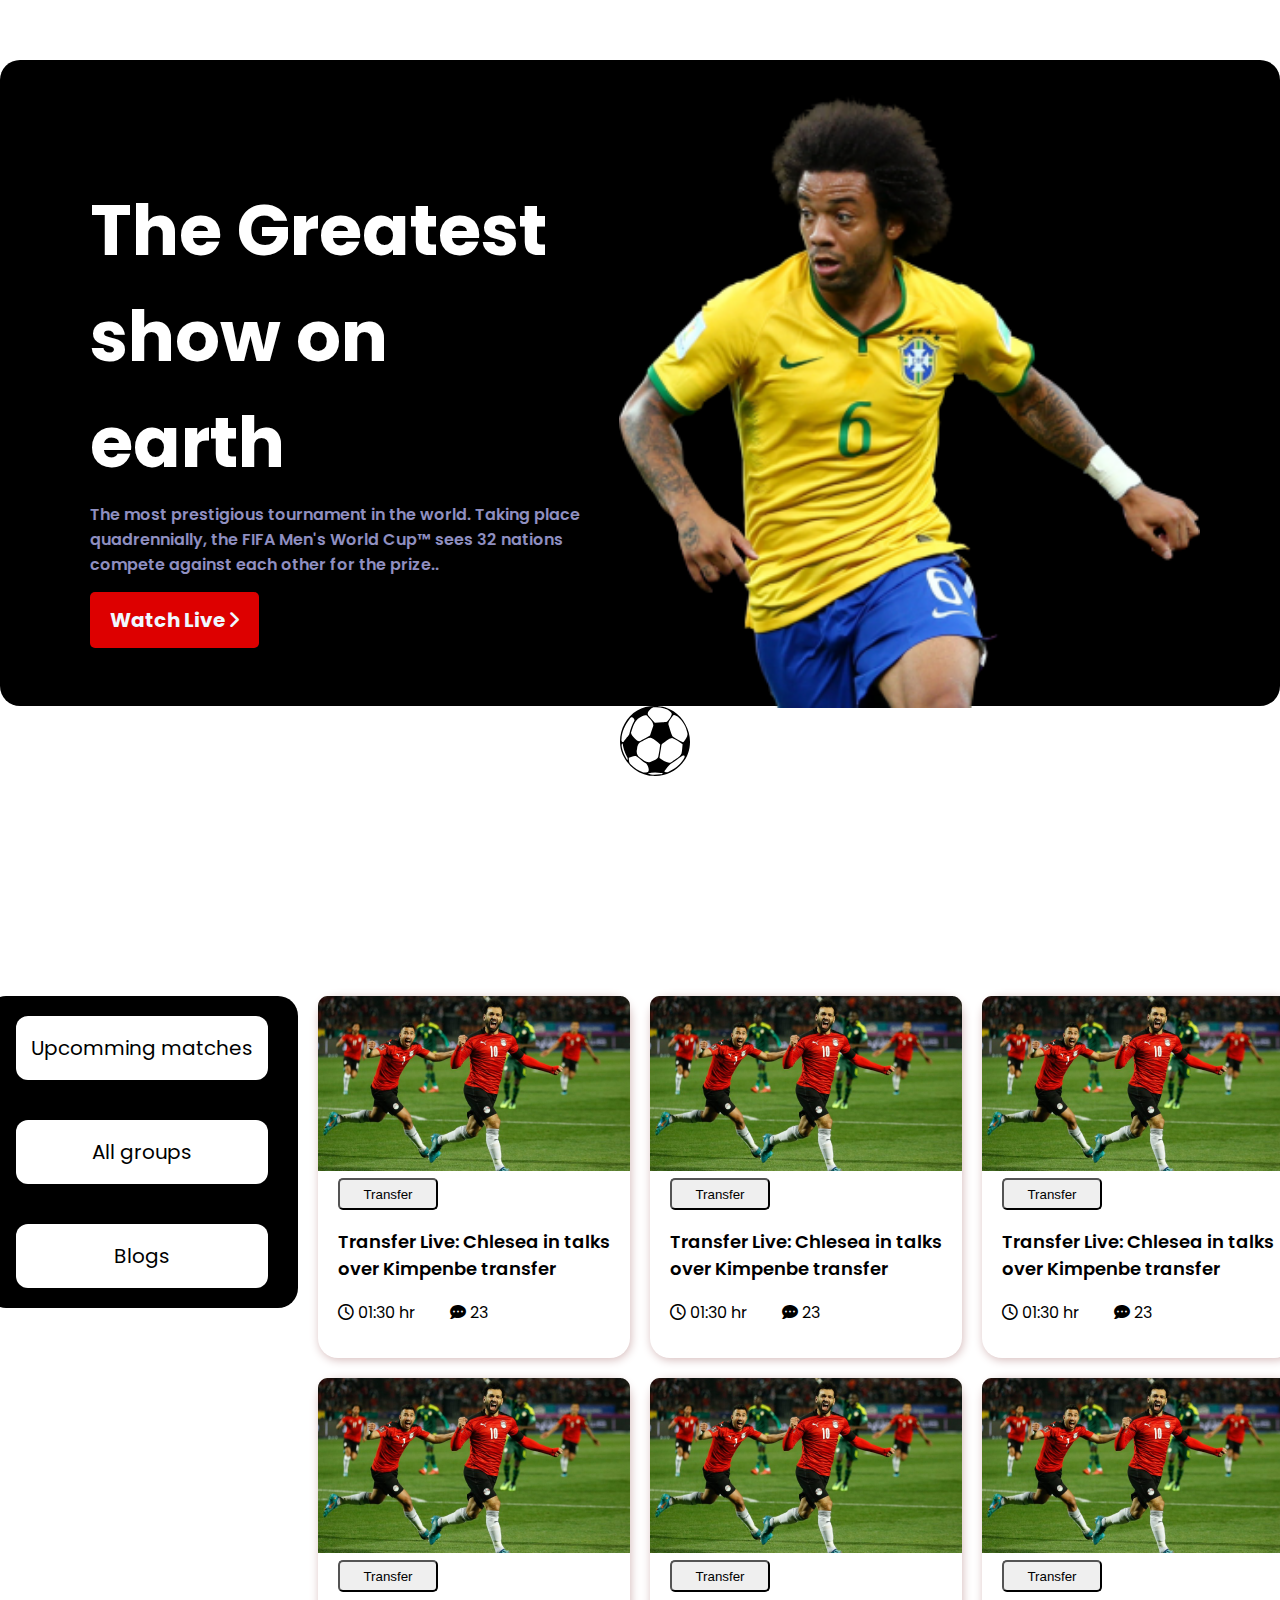
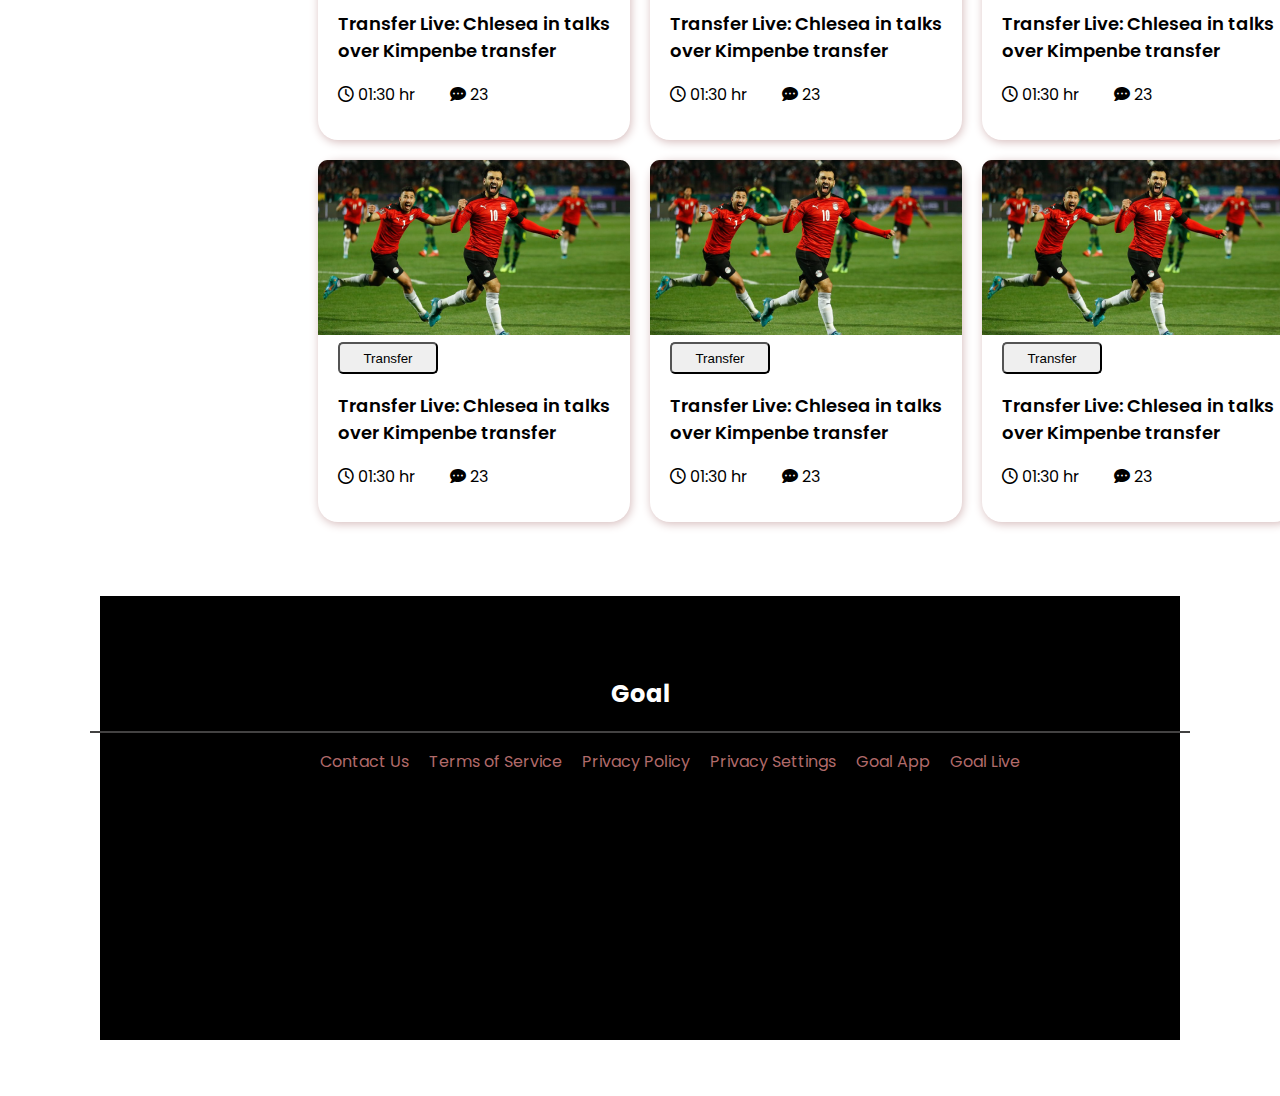
<file: index.html>
<!DOCTYPE html>
<html lang="en">
<head>
    <meta charset="UTF-8">
    <meta http-equiv="X-UA-Compatible" content="IE=edge">
    <meta name="viewport" content="width=device-width, initial-scale=1.0">
    <style>
        @import url('https://fonts.googleapis.com/css2?family=Poppins&display=swap');
    </style>
    <link rel="stylesheet" href="assets/css/fontawesome-free-6.1.1-web/css/fontawesome.min.css">
    <link rel="stylesheet" href="assets/css/fontawesome-free-6.1.1-web/css/all.min.css">
    <link rel="stylesheet" href="index.css">
    <title>Document</title>
</head>
<body>
    <!-- header area start -->
    <header>
        <section class="flexible_container">
            <div class="half_width">
                <h1>The Greatest<br>
                    show on<br>
                    earth</h1>   
                <p class="header_text">The most prestigious tournament in the world. Taking place quadrennially, the FIFA Men's World Cup™ sees 32 nations compete against each other for the prize..</p>
                <a target="_blank" class="link_button" href="https://www.linkedin.com/in/asif-mahmud-568a121b5/">Watch Live
                    <i class="fa-solid fa-angle-right"></i>
                </a>
            </div>
            
            <div>
                <img class="banar_image" src="assets/Banner Image.png" alt="">
            </div>
            
        </section>
    </header>
    <section class="animation">
        <div class="stage">
            <div class="anime_ball">
    
            </div>
        </div>
    </section>
    <!-- header area end -->
    <!-- matches area start -->
    <section class="match_container">
        <div class="match_details">
            <div class="upcomming_matches">
                <a class="upcomming" href="upcomming-match.html">Upcomming matches</a>
                <a class="upcomming" href="">All groups</a>
                <a class="upcomming" href="">Blogs</a>
            </div>
            <div class="matches">
                <div class="match">
                    <div class="match_desc">
                        <img class="match_image" src="assets/Blog Image.png" alt="">
                        <button>Transfer</button>
                    </div>
                    <p>Transfer Live: Chlesea in talks over Kimpenbe transfer</p>
                    <div class="match_info">
                        <i class="fa-regular fa-clock"></i>
                        01:30 hr
                        <i class="fa-solid fa-comment-dots"></i>
                        23                  
                    </div>
                </div>
                <div class="match">
                    <div class="match_desc">
                        <img class="match_image" src="assets/Blog Image.png" alt="">
                        <button>Transfer</button>
                    </div>
                    <p>Transfer Live: Chlesea in talks over Kimpenbe transfer</p>
                    <div class="match_info">
                        <i class="fa-regular fa-clock"></i>
                        01:30 hr
                        <i class="fa-solid fa-comment-dots"></i>
                        23
                    </div>
                </div>
                <div class="match">
                    <div class="match_desc">
                        <img class="match_image" src="assets/Blog Image.png" alt="">
                        <button>Transfer</button>
                    </div>
                    <p>Transfer Live: Chlesea in talks over Kimpenbe transfer</p>
                    <div class="match_info">
                        <i class="fa-regular fa-clock"></i>
                        01:30 hr
                        <i class="fa-solid fa-comment-dots"></i>
                        23  
                    </div>
                </div>
                <div class="match">
                    <div class="match_desc">
                        <img class="match_image" src="assets/Blog Image.png" alt="">
                        <button>Transfer</button>
                    </div>
                    <p>Transfer Live: Chlesea in talks over Kimpenbe transfer</p>
                    <div class="match_info">
                        <i class="fa-regular fa-clock"></i>
                        01:30 hr
                        <i class="fa-solid fa-comment-dots"></i>
                        23
                    </div>
                </div>
                <div class="match">
                    <div class="match_desc">
                        <img class="match_image" src="assets/Blog Image.png" alt="">
                        <button>Transfer</button>
                    </div>
                    <p>Transfer Live: Chlesea in talks over Kimpenbe transfer</p>
                    <div class="match_info">
                        <i class="fa-regular fa-clock"></i>
                        01:30 hr
                        <i class="fa-solid fa-comment-dots"></i>
                        23    
                    </div>
                </div>
                <div class="match">
                    <div class="match_desc">
                        <img class="match_image" src="assets/Blog Image.png" alt="">
                        <button>Transfer</button>
                    </div>
                    <p>Transfer Live: Chlesea in talks over Kimpenbe transfer</p>
                    <div class="match_info">
                        <i class="fa-regular fa-clock"></i>
                        01:30 hr
                        <i class="fa-solid fa-comment-dots"></i>
                        23    
                    </div>
                </div>
                <div class="match">
                    <div class="match_desc">
                        <img class="match_image" src="assets/Blog Image.png" alt="">
                        <button>Transfer</button>
                    </div>
                    <p>Transfer Live: Chlesea in talks over Kimpenbe transfer</p>
                    <div class="match_info">
                        <i class="fa-regular fa-clock"></i>
                        01:30 hr
                        <i class="fa-solid fa-comment-dots"></i>
                        23
                    </div>
                </div>
                <div class="match">
                    <div class="match_desc">
                        <img class="match_image" src="assets/Blog Image.png" alt="">
                        <button>Transfer</button>
                    </div>
                    <p>Transfer Live: Chlesea in talks over Kimpenbe transfer</p>
                    <div class="match_info">
                        <i class="fa-regular fa-clock"></i>
                        01:30 hr
                        <i class="fa-solid fa-comment-dots"></i>
                        23           
                    </div>
                </div>
                <div class="match">
                    <div class="match_desc">
                        <img class="match_image" src="assets/Blog Image.png" alt="">
                        <button>Transfer</button>
                    </div>
                    <p>Transfer Live: Chlesea in talks over Kimpenbe transfer</p>
                    <div class="match_info">
                        <i class="fa-regular fa-clock"></i>
                        01:30 hr
                      <!-- <div class="match_duration"> -->
                        <i class="fa-solid fa-comment-dots"></i>
                        23    
                    </div>
                </div>
                <a class="view" href="">View all</a>
            </div>
        </div>
        
    </section>
    <!-- matches area ends -->
    <!-- footer sectopn -->
    <footer>
        <div class="footer_container">
            <h2 class="footer_title">Goal</h2>
            <div class="line"></div>
            <div class="nav">
                <nav>
                    <ul>
                        <li><a href="#">Contact Us </a></li>
                        <li><a href="#">Terms of Service </a></li>
                        <li><a href="#">Privacy Policy</a></li>
                        <li><a href="#">Privacy Settings </a></li>
                        <li><a href="#">Goal App </a></li>
                        <li><a href="#">Goal Live</a></li>
                    </ul>
                </nav>
            </div>
        </div>
    </footer>
    
</body>
</html>
</file>
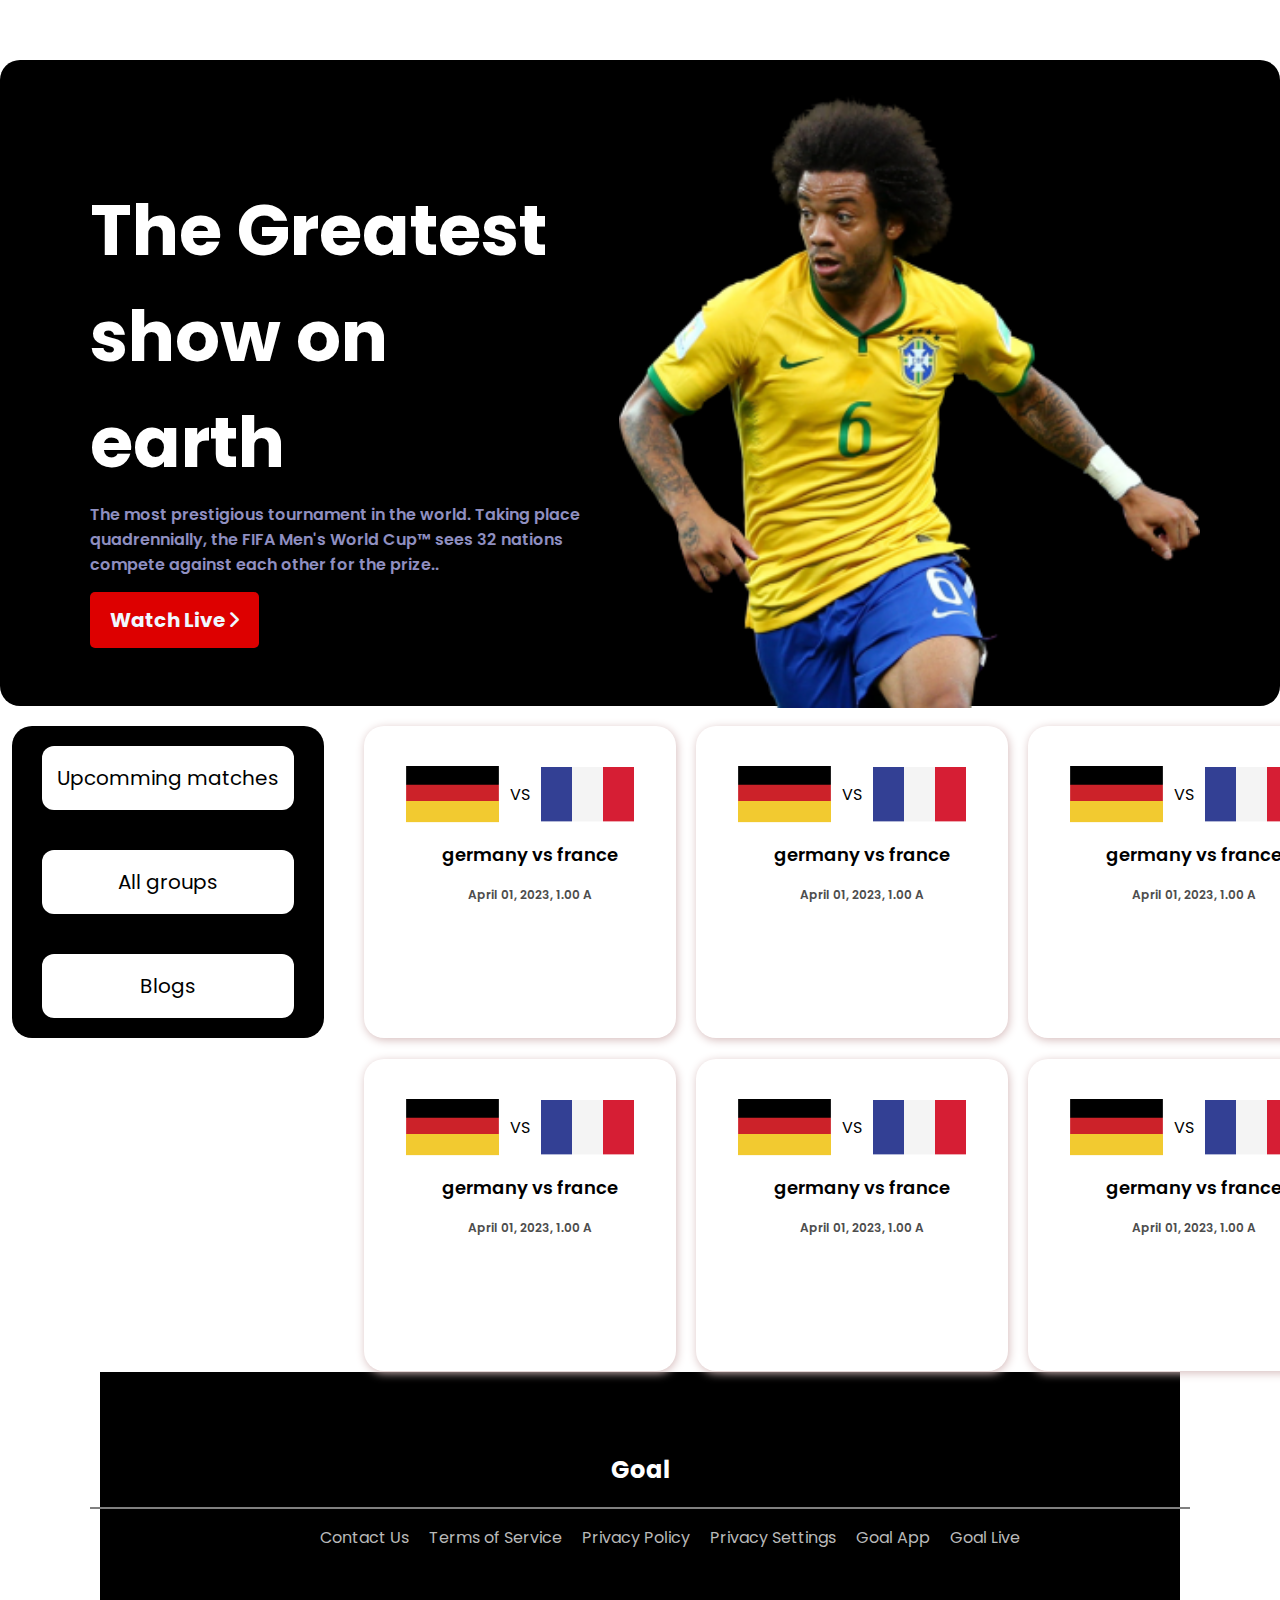
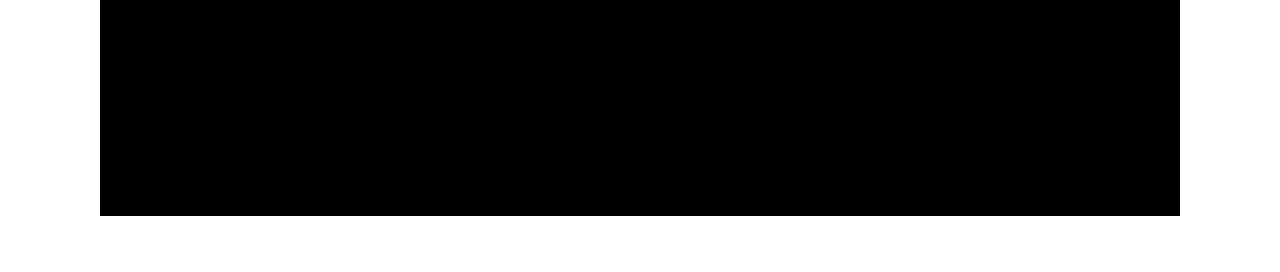
<file: upcomming-match.html>
<!DOCTYPE html>
<html lang="en">
<head>
    <meta charset="UTF-8">
    <meta http-equiv="X-UA-Compatible" content="IE=edge">
    <meta name="viewport" content="width=device-width, initial-scale=1.0">
    <style>
        @import url('https://fonts.googleapis.com/css2?family=Poppins&display=swap');
    </style>
    <link rel="stylesheet" href="assets/css/fontawesome-free-6.1.1-web/css/fontawesome.min.css">
    <link rel="stylesheet" href="assets/css/fontawesome-free-6.1.1-web/css/all.min.css">
    <link rel="stylesheet" href="upcomming.css">
    <title>Upcomming Match</title>
</head>
<body>
<!-- header area starts -->    
    <header>
        <section class="flexible_container">
            <div class="half_width">
                <h1>The Greatest<br>
                    show on<br>
                    earth</h1>   
                <p class="header_text">The most prestigious tournament in the world. Taking place quadrennially, the FIFA Men's World Cup™ sees 32 nations compete against each other for the prize..</p>
                <a target="_blank" class="link_button" href="https://www.linkedin.com/in/asif-mahmud-568a121b5/">Watch Live
                    <i class="fa-solid fa-angle-right"></i>
                </a>
            </div>
            <div>
                <img class="banar_image" src="assets/Banner Image.png" alt="">
            </div>
        </section>
    </header>
<!-- header area ends -->
<!-- match area starts -->
    <section class="match_container">
        <div class="matches">
            <div class="upcomming_matches">
                <a class="upcomming" href="">Upcomming matches</a>
                <a class="upcomming" href="">All groups</a>
                <a class="upcomming" href="">Blogs</a>
            </div>
            <div class="matches">
                <div class="match">
                    <div class="match_desc">
                        <div class="images">
                            <img src="assets/germany Flag.png" alt="">
                        <span> VS </span>
                        <img src="assets/Flag.png" alt="">
                        </div>
                    </div>
                    <div class="team">
                        <p>germany vs france</p>
                        <p class="time">
                        April 01, 2023, 1.00 A
                    </p>
                    </div>
                </div>
                <div class="match">
                    <div class="match_desc">
                        <div class="images">
                            <img src="assets/germany Flag.png" alt="">
                        <span> VS </span>
                        <img src="assets/Flag.png" alt="">
                        </div>
                    </div>
                    <div class="team">
                        <p>germany vs france</p>
                        <p class="time">
                        April 01, 2023, 1.00 A
                    </p>
                    </div>
                </div>
                <div class="match">
                    <div class="match_desc">
                        <div class="images">
                            <img src="assets/germany Flag.png" alt="">
                        <span> VS </span>
                        <img src="assets/Flag.png" alt="">
                        </div>
                    </div>
                    <div class="team">
                        <p>germany vs france</p>
                        <p class="time">
                        April 01, 2023, 1.00 A
                    </p>
                    </div>
                </div>
                <div class="match">
                    <div class="match_desc">
                        <div class="images">
                            <img src="assets/germany Flag.png" alt="">
                        <span> VS </span>
                        <img src="assets/Flag.png" alt="">
                        </div>
                    </div>
                    <div class="team">
                        <p>germany vs france</p>
                        <p class="time">
                        April 01, 2023, 1.00 A
                    </p>
                    </div>
                </div>
                <div class="match">
                    <div class="match_desc">
                        <div class="images">
                            <img src="assets/germany Flag.png" alt="">
                        <span> VS </span>
                        <img src="assets/Flag.png" alt="">
                        </div>
                    </div>
                    <div class="team">
                        <p>germany vs france</p>
                        <p class="time">
                        April 01, 2023, 1.00 A
                    </p>
                    </div>
                </div>
                <div class="match">
                    <div class="match_desc">
                        <div class="images">
                            <img src="assets/germany Flag.png" alt="">
                        <span> VS </span>
                        <img src="assets/Flag.png" alt="">
                        </div>
                    </div>
                    <div class="team">
                        <p>germany vs france</p>
                        <p class="time">
                        April 01, 2023, 1.00 A
                    </p>
                    </div>
                </div>             
            </div>
        </div>
    </section>
    <!-- matches area ends -->
    <!-- footer sectopn starts-->
    <footer>
        <div class="footer_container">
            <h2 class="footer_title">Goal</h2>
            <div class="line"></div>
            <div class="nav">
                <nav>
                    <ul>
                        <li><a href="#">Contact Us </a></li>
                        <li><a href="#">Terms of Service </a></li>
                        <li><a href="#">Privacy Policy</a></li>
                        <li><a href="#">Privacy Settings </a></li>
                        <li><a href="#">Goal App </a></li>
                        <li><a href="#">Goal Live</a></li>
                    </ul>
                </nav>
            </div>
        </div>
    </footer>
    <!-- footer sectopn ends-->
</body>
</html>
</file>
<file: index.css>
body{
    font-family: 'Poppins', sans-serif;
    margin: 0px;;
}
/* header area start */
header{
    display: flex;
    justify-content: center;
    border-radius: 10px;
    margin-top: 60px;
}
.header_text{
    margin-left: 0px;
    font-size: 20px;
    color: white;
    font-size: 16px;
    color: rgb(143, 143, 192);
    margin-top: -40px;
    margin-bottom: 28px;
}
.half_width{
    width: 50%;
    padding-left: 90px;
}
.half_width h1{
    color: white;
    font-size: 70px;
}
.flexible_container{
    display: flex;
    background-color:black;
    justify-content: center;
    align-items: center;
    height: 646px;
    width: 1321px;
    border-radius: 20px;
}
.banar_image {
    height: 613px;
    width: 581px;
    margin-top: 44px;
    margin-right: 80px;
}
.link_button{
    background: #DD0000;
    color: aliceblue;
    padding: 14px 20px;
    border-radius: 5px;
    text-decoration: none;
    font-weight: 700;
    font-size: 25px;
    margin-left: 0px;
}
a.link_button {
    font-size: 20px;
}
.view {
    display: flex;
    flex-direction: column;
    text-decoration: none;
    padding: 12px;
    text-align: center;
    background: red;
    height: 25px;
    width: 139px;
    color: black;
    display: none;
}
/* header area ends */
/* animation area starts */

.stage{
    height: 270px;
    width: 270px;
    background: white;
    margin-left: 620px;
}
.anime_ball{
    height: 70px;
    width: 70px;
    background-image: url(Football.svg);
    animation: sliding 3s  ease-in-out .5s infinite alternate ;
    animation-play-state: running;
    position: relative;
}
@keyframes sliding{
    0%{
        left: 0px;
        top: 0px;
    }
    25%{
        top: 200px;
    }
    50%{
        top: 0px;
    }
    75%{
        top: 200px;
    }
    100%{
        left: 200px;
        top: 0px;
    }
}

/* animation area ends */

/* match section starts */
.match_container{
    display: flex;
    justify-content: center;
    margin-top: 20px;
    height: 1200px;
    background-color: white;
}
.match_details{
    height: 646px;
    /* width: 1321px; */
    display: flex;
}
.upcomming_matches {
    border-radius: 20px;
    background-color: black;
    display: grid;
    width: 312px;
    height: 312px;
    align-items: center;
    justify-content: center;
}
.upcomming:hover{
    background-color: #DD0000;
}
.upcomming_matches a{
    font-size: 20px;
    text-decoration: none;
    color: black;
    display: flex;
    justify-content: center;
    align-items: center;
}
.upcomming{
    height: 64px;
    width: 252px;
    background-color: white;
    border-radius: 12px;
}
.matches {
    margin-left: 20px;
    display: grid;
    grid-template-columns: repeat(3, 1fr);
    gap: 20px;
}
.match{
    width: 312px;
    height: 362px;
    background-color: white;
    border-radius: 20px;
    box-shadow: 1px 2px 10px #d6bcbc;
}
.match_info {
    font-size: 16px;
    margin-left: 20px;
    margin-left: 20px;
}
button {
    width: 100px;
    height: 32px;
    border-radius: 5px;
    margin-left: 20px;
}
p{
    font-size: 18px;
    font-weight: 600;
    color: black;
    margin-left: 20px;
}
i.fa-solid.fa-comment-dots {
    margin-left: 30px;
}
/* match section ends */

/* footer section starts*/
footer {
    height: 500px;
    width: 100%;
    /* margin-top: 600px; */
    justify-content: center;
}
.footer_container {
    /* width: 1321px; */
    height: 444px;
    display: flex;
    flex-direction: column;
    align-items: center;
    margin-left: 50px;
    background-color: black;
    margin:0px 100px;
}
.line{
    background-color: rgb(67, 66, 66);
    height: 2px ;
    width: 1100px;
    margin-left: px;
}
.footer_title{
    text-align: center;
    color: white;
    margin-top: 80px;
    margin-left: 0px;
}
nav ul li a {
    text-decoration: none;
    color: rgb(114, 86, 86);
    width: 500px;
    font-size: 16px;
    color: #b16a6a;
}
nav>ul{
    display: flex;
}
nav ul li :hover{
    background-color: lightblue;
}
nav li{
    margin-left: 20px;
    list-style: none;
}
/* footer section ends */


/* responsive part starts*/
/* for smaller device */

@media screen and (max-width: 550px) {
    /* header responsive starts */
        .flexible_container{
            display: flex;
            flex-direction: column;
            height: 1000px;
        }
        .banar_image {
            height: 565px;
            width: 416px;
            margin-top: 28px;
            margin-left: 38px;
        }
        .half_width h1 {
            font-size: 31px;
            margin-top: 497px;
            text-align: center;
            margin-right: 118px;
        }
        .stage{
            display: none;
        }
        .header_text {
            width: 200px;
            height: 76px;
            text-align: center;
            overflow: auto;
            margin-left: -23px;
            margin-top: 27px;
        }
        .half_width {
            margin-top: -434px;
        }
        /* header responsive end */
    
        /* match responsive starts */
        .match_details {
            display: flex;
            flex-direction: column;
        }
        .upcomming_matches {
            margin-left: 348px;
            gap: 19px;
            padding: 19px 5px;
            margin-bottom: 20px;
            margin-left: 100px;
        }
        .matches {
            display: grid;
            grid-template-columns: repeat(1, 1fr);
            margin-left: 180px;
        }
        .footer_container {
            width: 350px;
            margin-top: 2562px;
        }
        h2.footer_title {
            display: contents;
        }
        h2.footer_title {
            margin-right: 0px;
        }
        .line {
            background-color: rgb(67, 66, 66);
            height: 2px;
            width: 254px;
            margin-left: px;
        }
        
        /* match responsive endss */
    
        nav>ul {
            display: flex;
            flex-direction: column;
        }
        h2.footer_title {
            margin-right: 960px;
        }
    }
    
    /* responsive for medium screen */
    @media screen and (min-width: 550px) and (max-width: 770px) { 
        .stage {
            display: none;
        } 
        .view{
            display: block;
        }
        a.view {
            margin-top: 386px;
            margin-left: -90px;
        }
        .match_container{
            background-color: white;
            height: 2040px;
        }
        .match_details {
            display: flex;
            flex-direction: column;
        }
        .upcomming_matches {
            margin-left: 184px;
            gap: 19px;
            padding: 19px 5px;
            margin-bottom: 20px;
        }  
        .matches {
            display: grid;
            grid-template-columns: repeat(2, 1fr);
        }
        .half_width {
            margin-left: 195px;
            margin-bottom: 64px;
        }
        .footer_container {
            margin-top: 228px;
        }
        .line {
            background-color: rgb(67, 66, 66);
            height: 2px;
            width: 400px;
            margin-left: px;
        }
        nav>ul {
            display: flex;
            flex-direction: column;
        }
    }
    /* responsive part ends */
</file>
<file: upcomming.css>
/* header area starts */
body{
    font-family: 'Poppins', sans-serif;
    margin: 0px;;
}
/* header area start */
header{
    display: flex;
    justify-content: center;
    border-radius: 10px;
    margin-top: 60px;
}
.header_text{
    margin-left: 0px;
    font-size: 20px;
    color: white;
    font-size: 16px;
    color: rgb(143, 143, 192);
    margin-top: -40px;
    margin-bottom: 28px;
}
.half_width{
    width: 50%;
    padding-left: 90px;
}
.half_width h1{
    color: white;
    font-size: 70px;
}
.flexible_container{
    display: flex;
    background-color:black;
    justify-content: center;
    align-items: center;
    height: 646px;
    width: 1321px;
    border-radius: 20px;
}
.banar_image {
    height: 613px;
    width: 581px;
    margin-top: 44px;
    margin-right: 80px;
}
.link_button{
    background: #DD0000;
    color: aliceblue;
    padding: 14px 20px;
    border-radius: 5px;
    text-decoration: none;
    font-weight: 700;
    font-size: 25px;
    margin-left: 0px;
}
a.link_button {
    font-size: 20px;
}
/* header area enda */
/* match area starts */
.match_container{
    display: flex;
    justify-content: center;
    margin-top: 20px;
    margin-left: 50px;
}
.matches{
    height: 646px;
    display: flex;
}
.upcomming_matches {
    border-radius: 20px;
    background-color: black;
    display: grid;
    width: 312px;
    height: 312px;
    align-items: center;
    justify-content: center;
    margin-left: 21px;
}
.upcomming:hover{
    background-color: #DD0000;
}
.upcomming_matches a{
    font-size: 20px;
    text-decoration: none;
    color: black;
    display: flex;
    justify-content: center;
    align-items: center;
}
.upcomming{
    height: 64px;
    width: 252px;
    background-color: white;
    border-radius: 12px;
}
.images {
    display: flex;
    align-items: center;
    justify-content: center;
    margin-top: 40px;
}
.matches {
    margin-left: 20px;
    display: grid;
    grid-template-columns: repeat(3, 1fr);
    gap: 20px;
}
.match{
    width: 312px;
    height: 312px;
    background-color: white;
    border-radius: 20px;
    box-shadow: 1px 2px 10px #d6bcbc;
}
button {
    width: 100px;
    height: 32px;
    border-radius: 5px;
    margin-left: 20px;
}
p{
    font-size: 18px;
    font-weight: 600;
    color: black;
    margin-left: 20px;
}
.team {
    text-align: center;
}
.time{
    font-size: 12px;
    font-weight: 400px;
    color: #4D4D4D;
}
span {
    margin-left: 10px;
    margin-right: 10px;
}
/* match section ends */

/* footer section starts*/
footer {
    height: 500px;
    width: 100%;
    /* margin-top: 600px; */
    justify-content: center;
}
.footer_container {
    /* width: 1321px; */
    height: 444px;
    display: flex;
    flex-direction: column;
    align-items: center;
    margin-left: 50px;
    background-color: black;
    margin:0px 100px;
}
.line{
    background-color: gray;
    height: 2px ;
    width: 1100px;
    margin-left: px;
}
.footer_title{
    text-align: center;
    color: white;
    margin-top: 80px;
    margin-left: 0px;
}
nav ul li a {
    text-decoration: none;
    color: rgb(114, 86, 86);
    width: 500px;
    font-size: 16px;
    color: #B9B9B9;
}
nav>ul{
    display: flex;
}
nav ul li :hover{
    background-color: rgb(238, 238, 238);
}
nav li{
    margin-left: 20px;
    list-style: none;
}
/* footer section ends */
</file>
